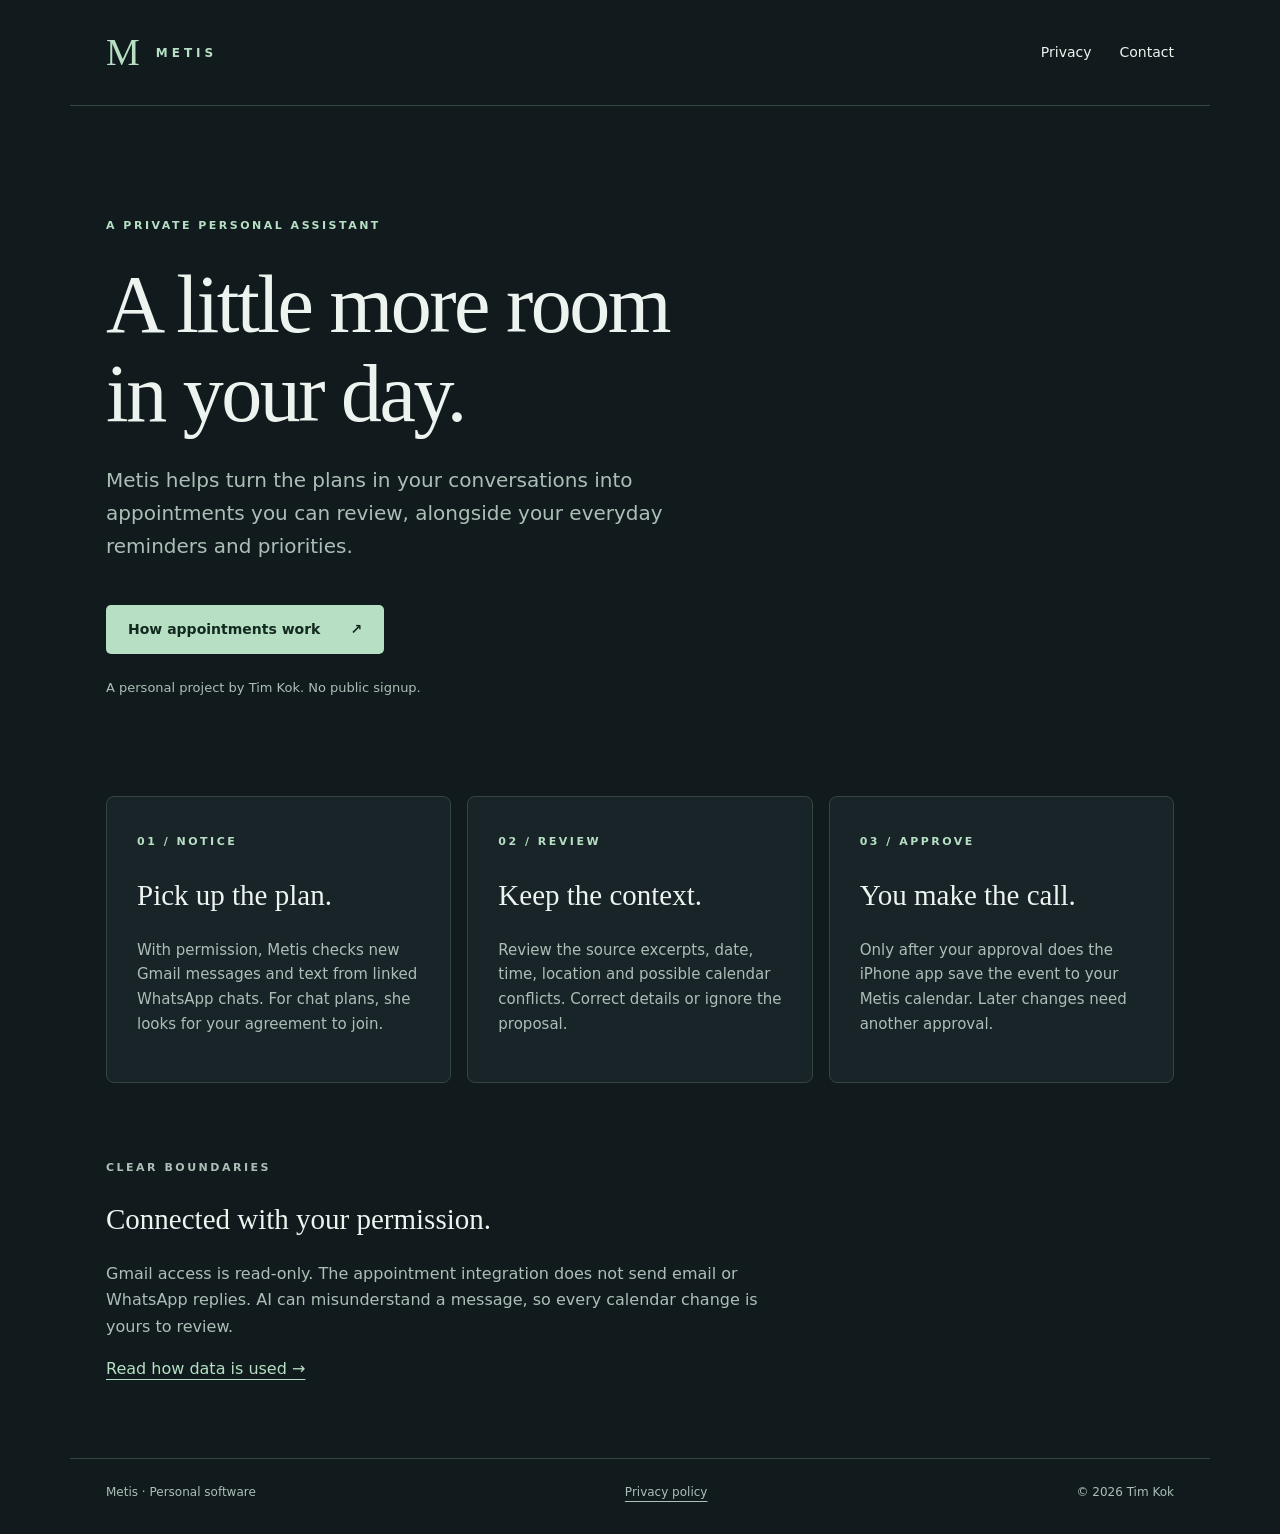
<file: index.html>
<!doctype html>
<html lang="en"><head><meta charset="utf-8"><meta name="viewport" content="width=device-width,initial-scale=1"><meta name="description" content="Metis is a private personal assistant for everyday plans, reminders and appointment review."><title>Metis · A little more room in your day</title><link rel="stylesheet" href="style.css"></head>
<body><header><a class="brand" href="./">M<span>METIS</span></a><nav><a href="privacy.html">Privacy</a><a href="mailto:koktim2003@gmail.com">Contact</a></nav></header>
<main><section class="hero"><p class="eyebrow">A PRIVATE PERSONAL ASSISTANT</p><h1>A little more room<br>in your day.</h1><p class="lead">Metis helps turn the plans in your conversations into appointments you can review, alongside your everyday reminders and priorities.</p><a class="button" href="#appointments">How appointments work <span aria-hidden="true">↗</span></a><p class="quiet">A personal project by Tim Kok. No public signup.</p></section>
<section id="appointments" class="cards" aria-label="How appointment review works"><article><span class="number">01 / NOTICE</span><h2>Pick up the plan.</h2><p>With permission, Metis checks new Gmail messages and text from linked WhatsApp chats. For chat plans, she looks for your agreement to join.</p></article><article><span class="number">02 / REVIEW</span><h2>Keep the context.</h2><p>Review the source excerpts, date, time, location and possible calendar conflicts. Correct details or ignore the proposal.</p></article><article><span class="number">03 / APPROVE</span><h2>You make the call.</h2><p>Only after your approval does the iPhone app save the event to your Metis calendar. Later changes need another approval.</p></article></section>
<section class="note"><p class="eyebrow">CLEAR BOUNDARIES</p><h2>Connected with your permission.</h2><p>Gmail access is read-only. The appointment integration does not send email or WhatsApp replies. AI can misunderstand a message, so every calendar change is yours to review.</p><a href="privacy.html">Read how data is used →</a></section></main>
<footer><span>Metis · Personal software</span><a href="privacy.html">Privacy policy</a><span>© 2026 Tim Kok</span></footer></body></html>
</file>
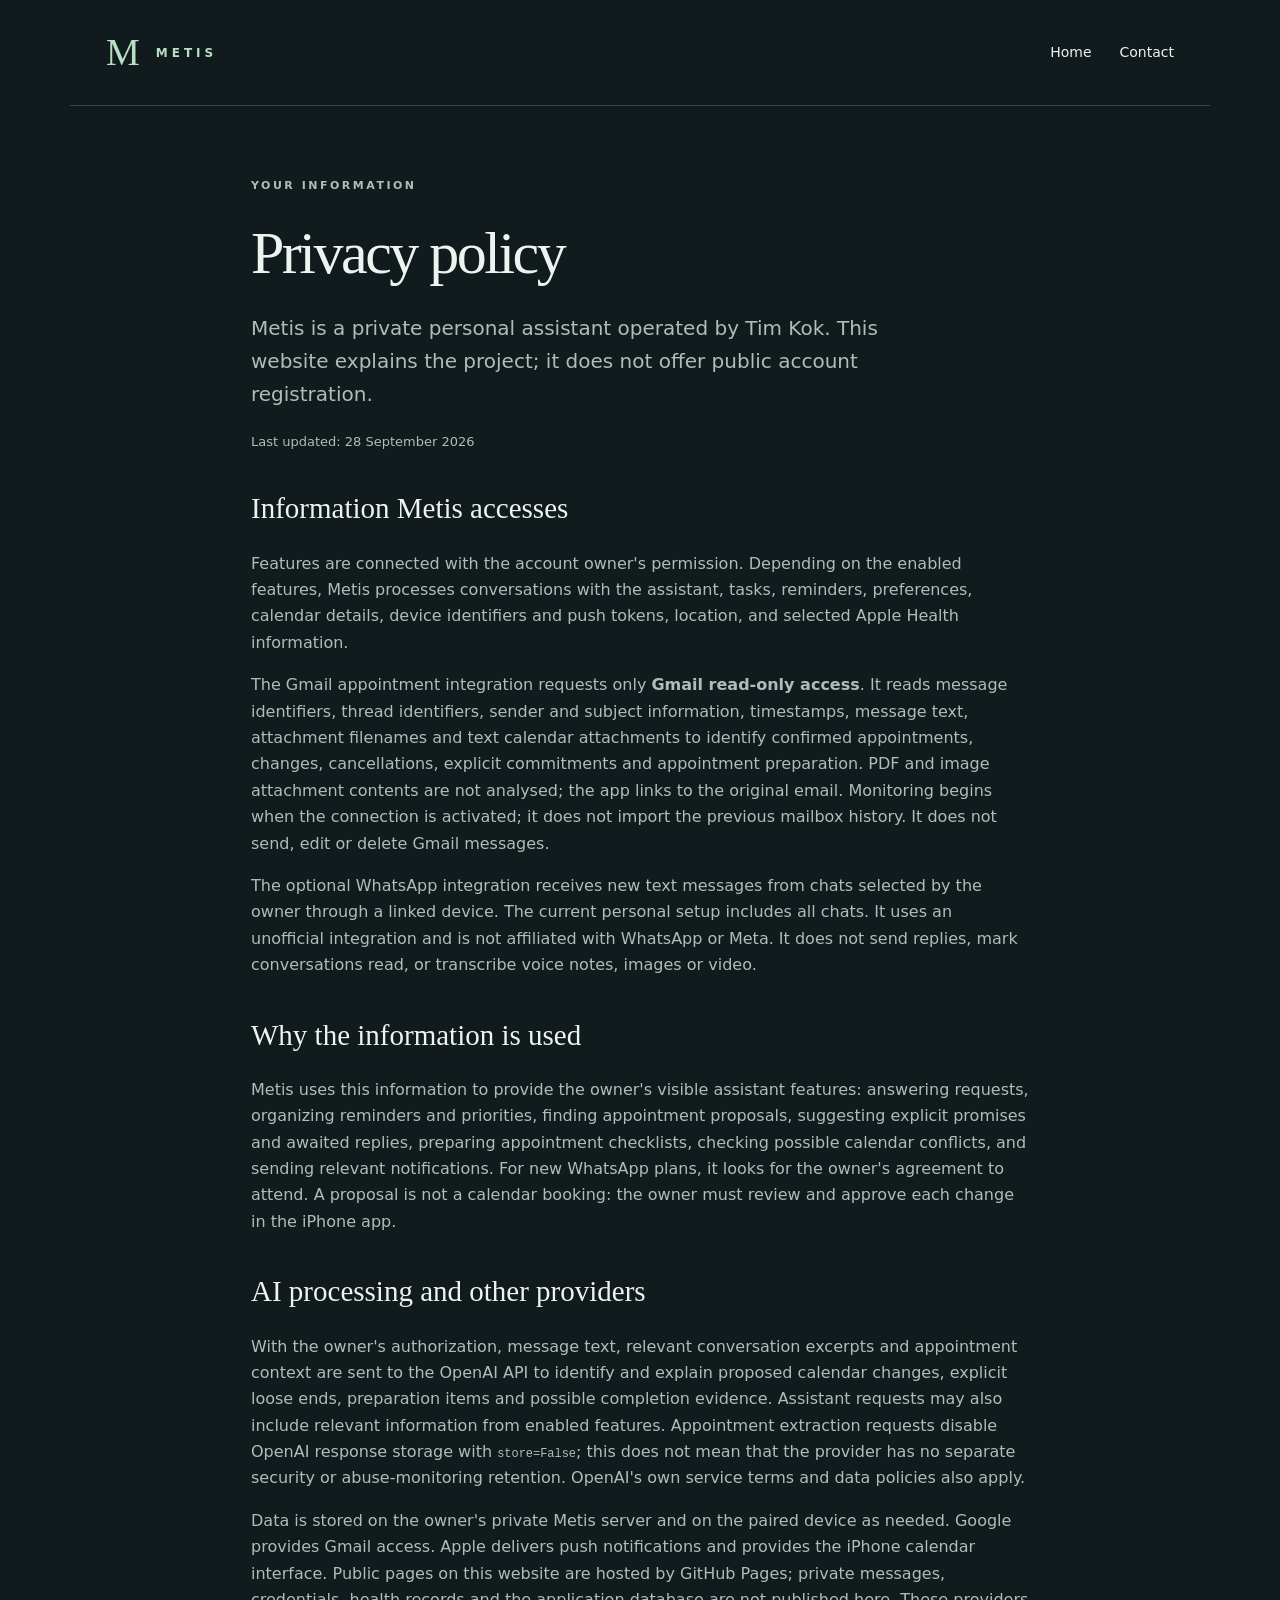
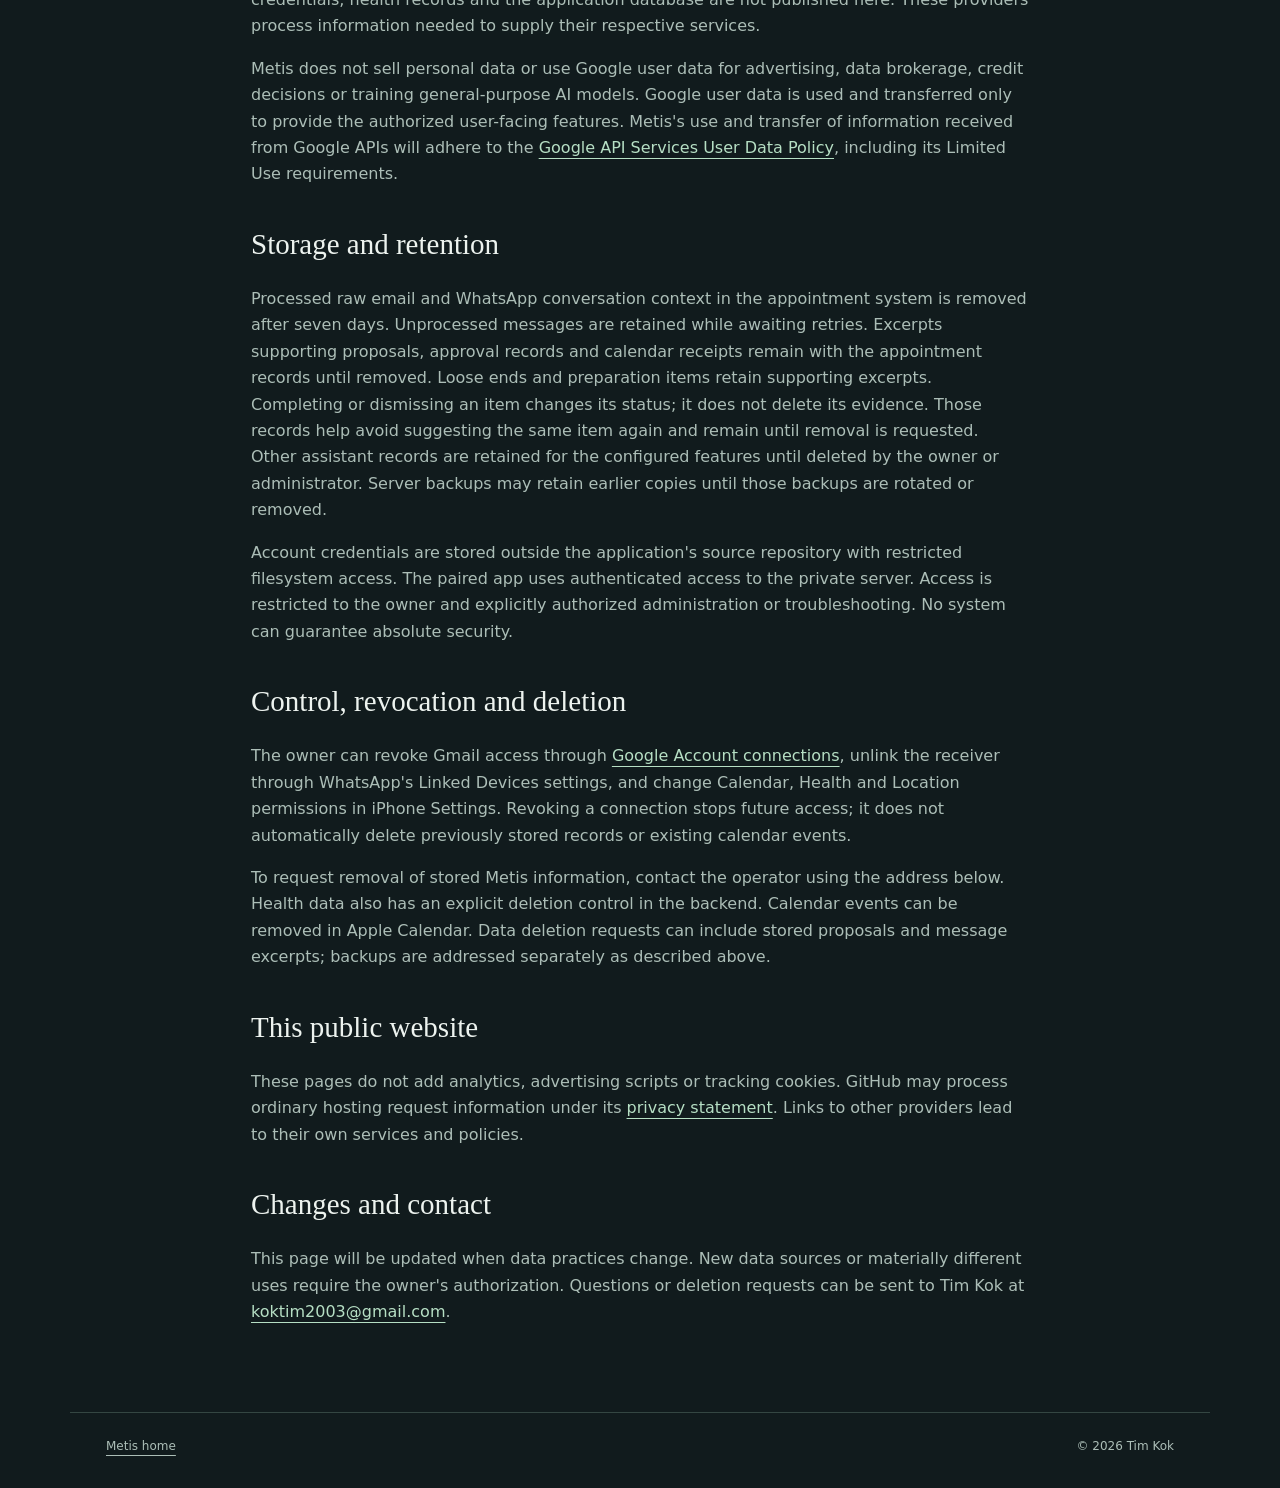
<file: privacy.html>
<!doctype html>
<html lang="en"><head><meta charset="utf-8"><meta name="viewport" content="width=device-width,initial-scale=1"><title>Privacy · Metis</title><link rel="stylesheet" href="style.css"></head><body>
<header><a class="brand" href="./">M<span>METIS</span></a><nav><a href="./">Home</a><a href="mailto:koktim2003@gmail.com">Contact</a></nav></header>
<main class="policy"><p class="eyebrow">YOUR INFORMATION</p><h1>Privacy policy</h1><p class="lead">Metis is a private personal assistant operated by Tim Kok. This website explains the project; it does not offer public account registration.</p><p class="quiet">Last updated: 28 September 2026</p>
<h2>Information Metis accesses</h2><p>Features are connected with the account owner's permission. Depending on the enabled features, Metis processes conversations with the assistant, tasks, reminders, preferences, calendar details, device identifiers and push tokens, location, and selected Apple Health information.</p>
<p>The Gmail appointment integration requests only <strong>Gmail read-only access</strong>. It reads message identifiers, thread identifiers, sender and subject information, timestamps, message text, attachment filenames and text calendar attachments to identify confirmed appointments, changes, cancellations, explicit commitments and appointment preparation. PDF and image attachment contents are not analysed; the app links to the original email. Monitoring begins when the connection is activated; it does not import the previous mailbox history. It does not send, edit or delete Gmail messages.</p>
<p>The optional WhatsApp integration receives new text messages from chats selected by the owner through a linked device. The current personal setup includes all chats. It uses an unofficial integration and is not affiliated with WhatsApp or Meta. It does not send replies, mark conversations read, or transcribe voice notes, images or video.</p>
<h2>Why the information is used</h2><p>Metis uses this information to provide the owner's visible assistant features: answering requests, organizing reminders and priorities, finding appointment proposals, suggesting explicit promises and awaited replies, preparing appointment checklists, checking possible calendar conflicts, and sending relevant notifications. For new WhatsApp plans, it looks for the owner's agreement to attend. A proposal is not a calendar booking: the owner must review and approve each change in the iPhone app.</p>
<h2>AI processing and other providers</h2><p>With the owner's authorization, message text, relevant conversation excerpts and appointment context are sent to the OpenAI API to identify and explain proposed calendar changes, explicit loose ends, preparation items and possible completion evidence. Assistant requests may also include relevant information from enabled features. Appointment extraction requests disable OpenAI response storage with <code>store=False</code>; this does not mean that the provider has no separate security or abuse-monitoring retention. OpenAI's own service terms and data policies also apply.</p>
<p>Data is stored on the owner's private Metis server and on the paired device as needed. Google provides Gmail access. Apple delivers push notifications and provides the iPhone calendar interface. Public pages on this website are hosted by GitHub Pages; private messages, credentials, health records and the application database are not published here. These providers process information needed to supply their respective services.</p>
<p>Metis does not sell personal data or use Google user data for advertising, data brokerage, credit decisions or training general-purpose AI models. Google user data is used and transferred only to provide the authorized user-facing features. Metis's use and transfer of information received from Google APIs will adhere to the <a href="https://developers.google.com/terms/api-services-user-data-policy">Google API Services User Data Policy</a>, including its Limited Use requirements.</p>
<h2>Storage and retention</h2><p>Processed raw email and WhatsApp conversation context in the appointment system is removed after seven days. Unprocessed messages are retained while awaiting retries. Excerpts supporting proposals, approval records and calendar receipts remain with the appointment records until removed. Loose ends and preparation items retain supporting excerpts. Completing or dismissing an item changes its status; it does not delete its evidence. Those records help avoid suggesting the same item again and remain until removal is requested. Other assistant records are retained for the configured features until deleted by the owner or administrator. Server backups may retain earlier copies until those backups are rotated or removed.</p>
<p>Account credentials are stored outside the application's source repository with restricted filesystem access. The paired app uses authenticated access to the private server. Access is restricted to the owner and explicitly authorized administration or troubleshooting. No system can guarantee absolute security.</p>
<h2>Control, revocation and deletion</h2><p>The owner can revoke Gmail access through <a href="https://myaccount.google.com/connections">Google Account connections</a>, unlink the receiver through WhatsApp's Linked Devices settings, and change Calendar, Health and Location permissions in iPhone Settings. Revoking a connection stops future access; it does not automatically delete previously stored records or existing calendar events.</p>
<p>To request removal of stored Metis information, contact the operator using the address below. Health data also has an explicit deletion control in the backend. Calendar events can be removed in Apple Calendar. Data deletion requests can include stored proposals and message excerpts; backups are addressed separately as described above.</p>
<h2>This public website</h2><p>These pages do not add analytics, advertising scripts or tracking cookies. GitHub may process ordinary hosting request information under its <a href="https://docs.github.com/en/site-policy/privacy-policies/github-general-privacy-statement">privacy statement</a>. Links to other providers lead to their own services and policies.</p>
<h2>Changes and contact</h2><p>This page will be updated when data practices change. New data sources or materially different uses require the owner's authorization. Questions or deletion requests can be sent to Tim Kok at <a href="mailto:koktim2003@gmail.com">koktim2003@gmail.com</a>.</p></main>
<footer><a href="./">Metis home</a><span>© 2026 Tim Kok</span></footer></body></html>
</file>
<file: style.css>
:root{color-scheme:dark;--bg:#111b1d;--panel:#182427;--ink:#edf3ef;--muted:#acbeb7;--mint:#b6dfc4;--line:#344642}*{box-sizing:border-box}html{scroll-behavior:smooth}body{margin:0;background:var(--bg);color:var(--ink);font-family:ui-sans-serif,system-ui,-apple-system,BlinkMacSystemFont,"Segoe UI",sans-serif;line-height:1.65}a{color:inherit;text-underline-offset:5px}header,main,footer{max-width:1140px;margin:auto;padding:0 36px}header{display:flex;align-items:center;justify-content:space-between;min-height:106px;border-bottom:1px solid var(--line)}.brand{text-decoration:none;font-family:Georgia,serif;font-size:38px;color:var(--mint);display:flex;align-items:center;gap:16px}.brand span{font:600 12px system-ui;letter-spacing:4px}nav{display:flex;gap:28px;font-size:14px}nav a{text-decoration:none}.hero{padding:100px 0 84px;max-width:850px}.eyebrow,.number{font-size:11px;letter-spacing:2.5px;font-weight:650;color:var(--mint)}h1{font-family:Georgia,serif;font-weight:400;font-size:clamp(48px,6.5vw,82px);line-height:1.08;letter-spacing:-2.5px;margin:26px 0}h2{font-family:Georgia,serif;font-size:29px;font-weight:400;line-height:1.25}.lead{font-size:20px;max-width:650px;color:var(--muted)}.button{display:inline-flex;gap:30px;align-items:center;margin:22px 0 10px;padding:13px 22px;border-radius:5px;background:var(--mint);color:#132a20;text-decoration:none;font-weight:600;font-size:14px}.quiet{font-size:13px;color:var(--muted)}.cards{display:grid;grid-template-columns:repeat(3,1fr);gap:16px}.cards article{background:var(--panel);padding:30px;border:1px solid var(--line);border-radius:8px}.cards p,.note p,.policy p{color:var(--muted)}.cards p{font-size:15px}.note{padding:65px 0 75px;max-width:700px}.note a{color:var(--mint)}footer{border-top:1px solid var(--line);padding-top:24px;padding-bottom:32px;display:flex;justify-content:space-between;gap:20px;color:var(--muted);font-size:12px}.policy{max-width:850px;padding-top:60px;padding-bottom:70px}.policy h1{font-size:60px}.policy h2{margin-top:38px}.policy a{color:var(--mint)}code{font-size:.92em}a:focus-visible{outline:2px solid var(--mint);outline-offset:6px}@media(max-width:700px){header,main,footer{padding-left:22px;padding-right:22px}header{min-height:86px}.hero{padding:62px 0}.cards{grid-template-columns:1fr}.lead{font-size:18px}h1{letter-spacing:-1.5px}.policy h1{font-size:46px}footer{flex-wrap:wrap}.brand span{letter-spacing:2px}nav{gap:18px}}@media(prefers-reduced-motion:reduce){html{scroll-behavior:auto}}
</file>
